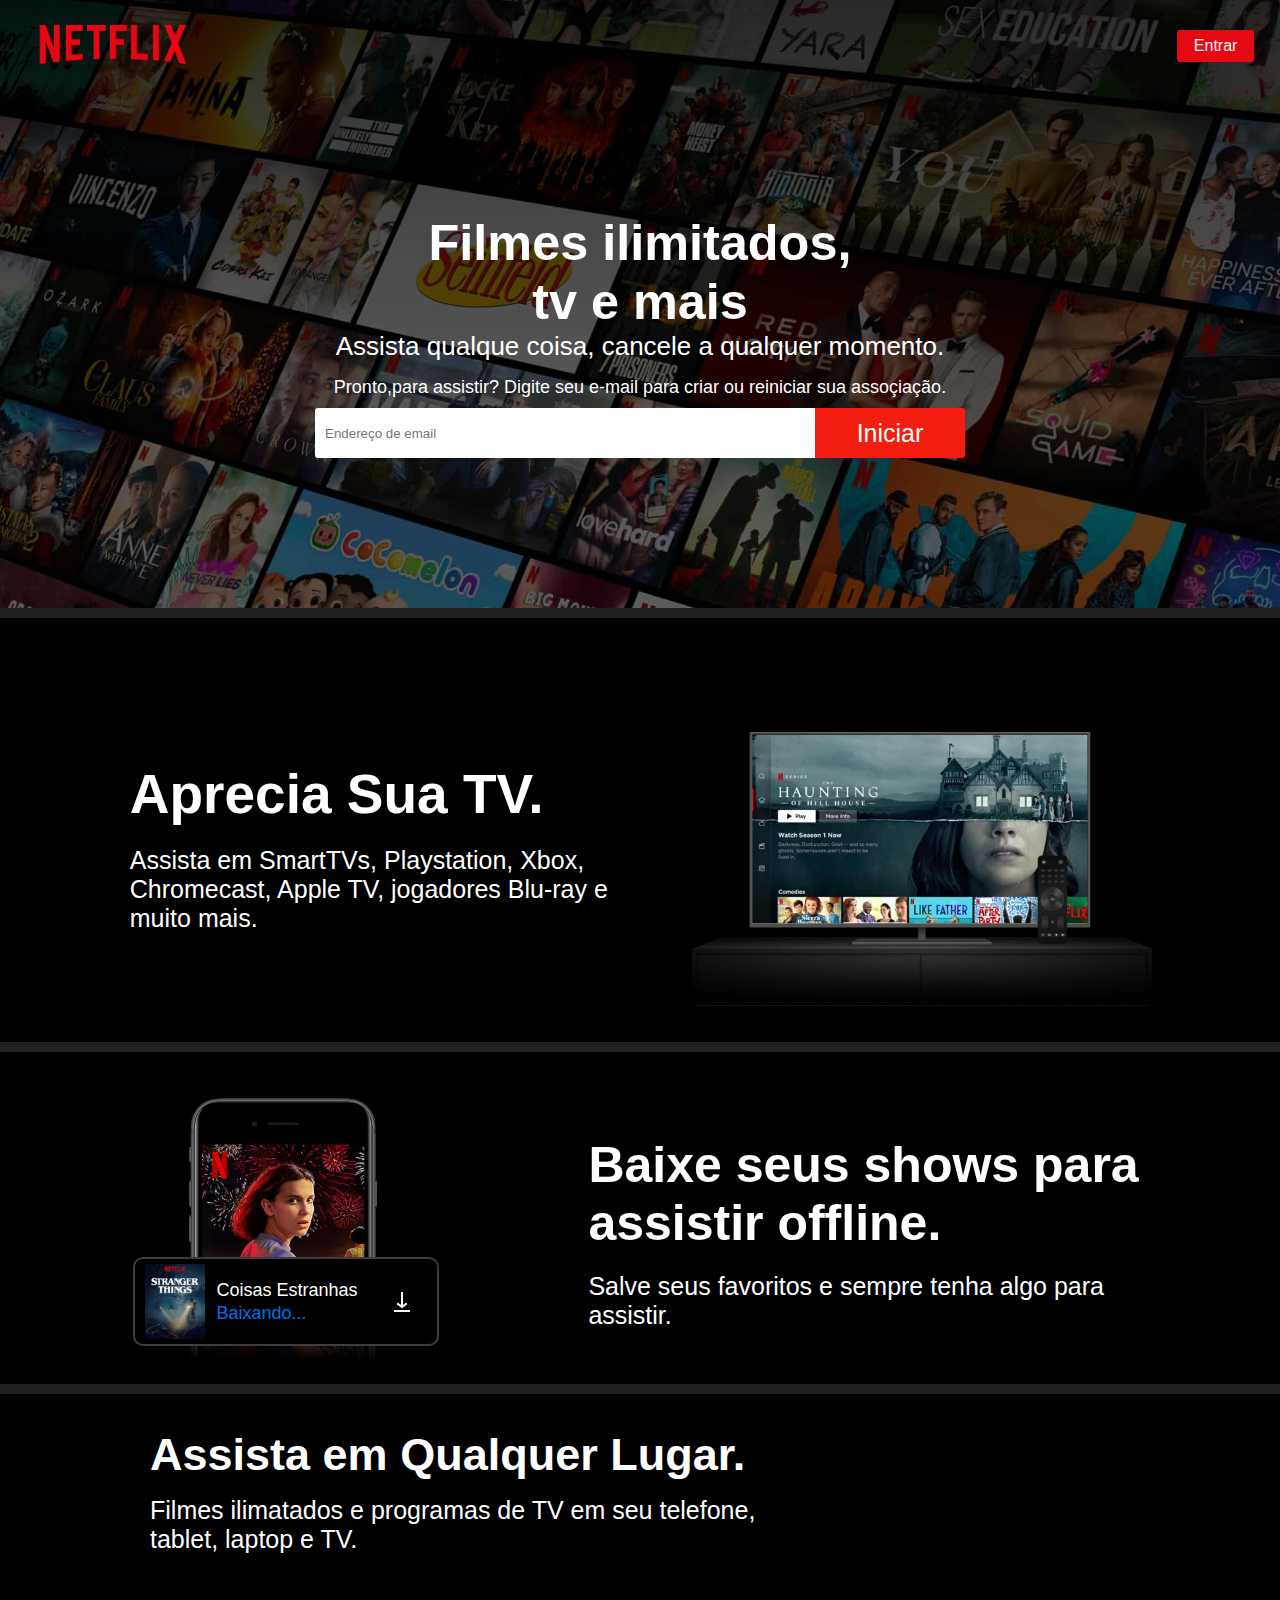
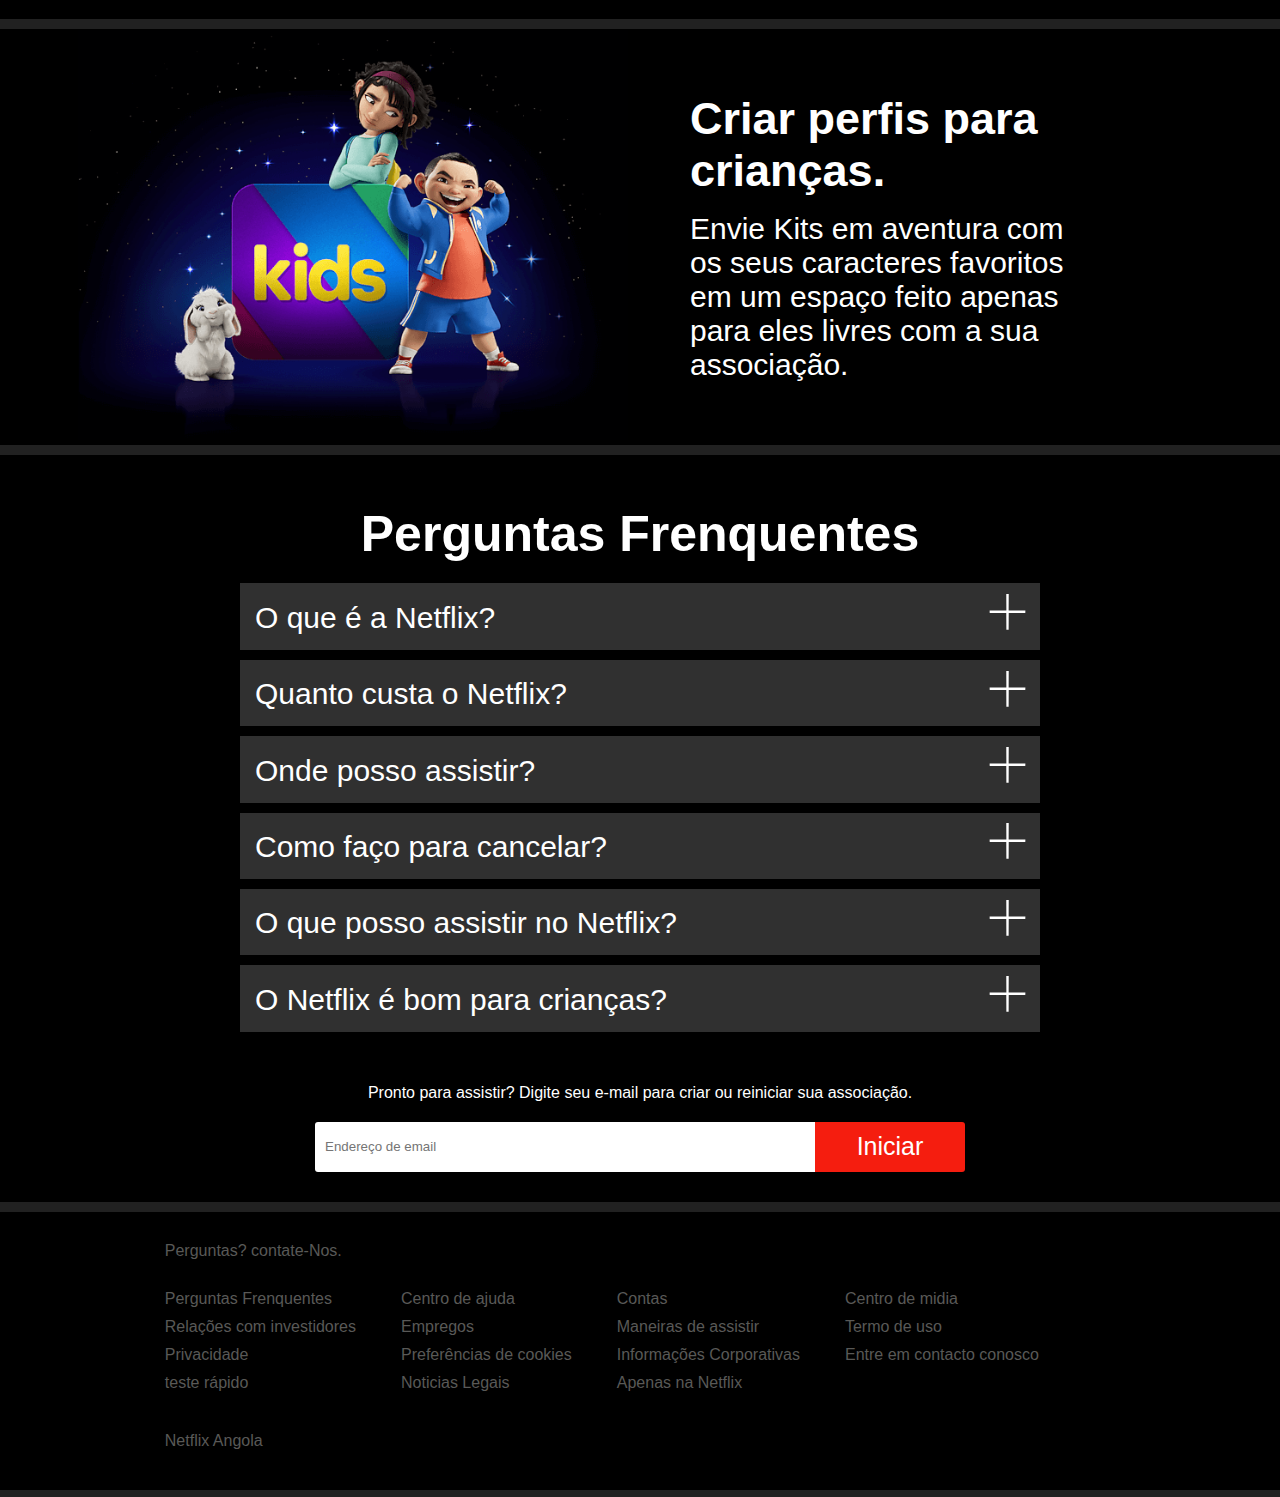
<file: index.html>
<!DOCTYPE html>
<html lang="pt-br">

<head>
    <!-- Global site tag (gtag.js) - Google Analytics -->
    <script async src="https://www.googletagmanager.com/gtag/js?id=G-DD4JYFYVWP"></script>
    <script>
        window.dataLayer = window.dataLayer || [];
        function gtag() { dataLayer.push(arguments); }
        gtag('js', new Date());

        gtag('config', 'G-DD4JYFYVWP');
    </script>
    <meta name="author" content="Matheus Manuel">
    <meta name="keywords" content="Clone-Netflix,Netflix,matheusmanuel.github.io/Clone-Netflix-site-Ao/,Netflix,Clone Netflix Angola,pagina inicial">
    <meta name="description" content="Este clone da Netfix,foi Feito por Matheus Manuel no dia 16 de Novembro de 2021 com intuito de exercitar os conceitos aprendidos sobre html,css e js">
    <meta charset="UTF-8">
    <meta http-equiv="X-UA-Compatible" content="IE=edge">
    <meta name="viewport" content="width=device-width, initial-scale=1.0,user-scalable=no">
    <link rel="shortcut icon" href="img/favicon.png" type="image/x-icon">
    <link rel="stylesheet" href="css/style.css">
    <title>Netflix Angola - Assistir programas de TV online, Assistir Filmes online</title>
</head>

<body class="body">
    <header>
        <div class="container">
            <!--nav-->
            <nav>
                <div class="logo">
                    <a href="index.html" title="Pagina Inicial"><img alt="Logo" src="img/logo.png"></a>
                </div>
                <div class="sign-in">
                    <a href="login.html"><button>Entrar</button></a>
                </div>
            </nav>
            <!-- fim nav -->
            <!-- Banner -->
            <section class="banner">
                <h1>Filmes ilimitados,<br> tv e mais</h1>
                <p>Assista qualque coisa, cancele a qualquer momento.</p>
                <p>Pronto,para assistir? Digite seu e-mail para criar ou reiniciar sua assoçiação.</p>
                <div class="banner-footer">
                    <input type="email" name="Email" placeholder="Endereço de email" required>
                    <button>Iniciar</button>
                </div>
            </section>
            <!-- Fim banner -->
        </div>
    </header>
    <!--Fim header-->
    <!--Sessao 1-->
    <section class="sessao-1">
        <div class="container-sessao">
            <div class="sessao-1-descricao">
                <h1>Aprecia Sua TV.</h1>
                <h3>
                    Assista em SmartTVs, Playstation, Xbox, Chromecast, Apple TV, jogadores Blu-ray e muito mais.
                </h3>
            </div>
            <div class="sessao-1-img">
                <video autoplay muted loop src="img/video-tv.m4v"></video>
                <img src="img/tv.png" alt="Assista em tv Android" title="Assista em tv Android">
            </div>
        </div>
    </section>
    <!-- Fim sessao 1 -->
    <!-- sessao 2 -->
    <section class="sessao-2">
        <div class="container-sessao">
            <div class="sessao-2-img">
                <img src="img/mobile-0819.jpg" alt="assista em Qualquer Lugar" title="assista em Qualquer Lugar">
                <div class="sessao-2-img-footer">
                    <img src="img/boxshot.png" alt="Coisas Estranhas" title="Coisas Estranhas">
                    <div class="sessao-2-img-footer-content">
                        <p>Coisas Estranhas</p>
                        <p>Baixando...</p>
                    </div>
                    <img src="img/download-icon.gif" alt="Baixar e assista em qualque lugar">
                </div>
            </div>
            <div class="sessao-2-descricao">
                <h1>Baixe seus shows para assistir offline.</h1>
                <h3>Salve seus favoritos e sempre tenha algo para assistir.</h3>
            </div>
        </div>
    </section>
    <!-- Fim sessao 2-->
    <!-- Sessao 3 -->
    <section class="sessao-3 sessao-2">
        <div class="container-sessao">
            <div class="sessao-3-descricao">
                <h1>Assista em Qualquer Lugar.</h1>
                <p>
                    Filmes ilimatados e programas de TV em seu telefone, tablet, laptop e TV.
                </p>
            </div>
        </div>
    </section>
    <!-- Fim Sessao 3 -->
    <!-- Sessao 4-->
    <section class="sessao-4">
        <div class="container-sessao-4">
            <div class="sessao-4-img w50">
                <img src="img/kids.png" alt="Para as suas Crianças" title="Para as suas Crianças">
            </div>
            <div class="sessao-4-descricao w50">
                <h1>Criar perfis para crianças.</h1>
                <h3>
                    Envie Kits em aventura com os seus caracteres favoritos em um espaço feito apenas para eles livres
                    com a sua associação.
                </h3>
            </div>
            <div class="clear"></div>
        </div>
    </section>
    <!-- Fim sessao 4-->
    <section class="sessao-5 mt-10">
        <div class="container">
            <div class="box-sessao-5">
                <h1>Perguntas Frenquentes</h1>
                <section class="accordion ">
                    <div class="accordion__container">
                        <!-- 1 -->
                        <div class="accordion__item">
                            <div>
                                <header class="accordion__header">
                                    <h3 class="accordion__title">O que é a Netflix?</h3>
                                    <svg class="accordion__icon" viewBox="0 0 26 26">
                                        <path
                                            d="M10.5 9.3L1.8 0.5 0.5 1.8 9.3 10.5 0.5 19.3 1.8 20.5 10.5 11.8 19.3 20.5 20.5 19.3 11.8 10.5 20.5 1.8 19.3 0.5 10.5 9.3Z">
                                        </path>
                                    </svg>
                                </header>
                            </div>
                            <div class="accordion__content">
                                <p class="accordion__description">
                                    A Netflix é um serviço de streaming que oferece uma ampla variedade de programas de
                                    TV premiados,filmes, animes, documentários e muito mais em milhares de dispositivos
                                    conectados à internet.
                                </p>
                                <p class="accordion__description">
                                    Você pode assistir o quanto quiser, quando quiser, sem um único comercial - tudo por
                                    um preço mensal baixo. Sempre há algo novo para descobrir e novos programas de TV e
                                    filmes são adicionados todas as semanas!
                                </p>
                            </div>
                        </div>
                        <div class="accordion__item">
                            <div>
                                <header class="accordion__header">
                                    <h3 class="accordion__title">Quanto custa o Netflix?</h3>
                                    <svg class="accordion__icon" viewBox="0 0 26 26">
                                        <path
                                            d="M10.5 9.3L1.8 0.5 0.5 1.8 9.3 10.5 0.5 19.3 1.8 20.5 10.5 11.8 19.3 20.5 20.5 19.3 11.8 10.5 20.5 1.8 19.3 0.5 10.5 9.3Z">
                                        </path>
                                    </svg>
                                </header>
                            </div>
                            <div class="accordion__content">
                                <p class="accordion__description">
                                    Assista ao Netflix em seu smartphone, tablet, Smart TV, laptop ou dispositivo de
                                    streaming, tudo por uma taxa fixa mensal. Os planos variam de US $ 3,99 a US $ 11,99
                                    por mês. Sem custos extras, sem contratos.
                                </p>
                            </div>
                        </div>
                        <div class="accordion__item">
                            <div>
                                <header class="accordion__header">
                                    <h3 class="accordion__title">Onde posso assistir?</h3>
                                    <svg class="accordion__icon" viewBox="0 0 26 26">
                                        <path
                                            d="M10.5 9.3L1.8 0.5 0.5 1.8 9.3 10.5 0.5 19.3 1.8 20.5 10.5 11.8 19.3 20.5 20.5 19.3 11.8 10.5 20.5 1.8 19.3 0.5 10.5 9.3Z">
                                        </path>
                                    </svg>
                                </header>
                            </div>
                            <div class="accordion__content">
                                <p class="accordion__description">
                                    Assista em qualquer lugar, a qualquer hora. Faça login com sua conta Netflix para
                                    assistir instantaneamente na web em netflix.com de seu computador pessoal ou em
                                    qualquer dispositivo conectado à Internet que ofereça o aplicativo Netflix,
                                    incluindo smart TVs, smartphones, tablets, reprodutores de mídia de streaming e
                                    consoles de jogos.
                                </p>
                                <p class="accordion__description">
                                    Você também pode baixar seus programas favoritos com o aplicativo iOS, Android ou
                                    Windows 10. Use os downloads para assistir enquanto está em trânsito e sem conexão
                                    com a Internet. Leve a Netflix com você para qualquer lugar.
                                </p>
                            </div>
                        </div>
                        <div class="accordion__item">
                            <div>
                                <header class="accordion__header">
                                    <h3 class="accordion__title">Como faço para cancelar?</h3>
                                    <svg class="accordion__icon" viewBox="0 0 26 26">
                                        <path
                                            d="M10.5 9.3L1.8 0.5 0.5 1.8 9.3 10.5 0.5 19.3 1.8 20.5 10.5 11.8 19.3 20.5 20.5 19.3 11.8 10.5 20.5 1.8 19.3 0.5 10.5 9.3Z">
                                        </path>
                                    </svg>
                                </header>
                            </div>
                            <div class="accordion__content">
                                <p class="accordion__description">
                                    A Netflix é flexível. Não existem contratos incômodos nem compromissos. Você pode
                                    cancelar facilmente sua conta online em dois cliques. Não há taxas de cancelamento -
                                    inicie ou encerre sua conta a qualquer momento.
                                </p>
                            </div>
                        </div>
                        <div class="accordion__item">
                            <div>
                                <header class="accordion__header">
                                    <h3 class="accordion__title">O que posso assistir no Netflix?</h3>
                                    <svg class="accordion__icon" viewBox="0 0 26 26">
                                        <path
                                            d="M10.5 9.3L1.8 0.5 0.5 1.8 9.3 10.5 0.5 19.3 1.8 20.5 10.5 11.8 19.3 20.5 20.5 19.3 11.8 10.5 20.5 1.8 19.3 0.5 10.5 9.3Z">
                                        </path>
                                    </svg>
                                </header>
                            </div>
                            <div class="accordion__content">
                                <p class="accordion__description">
                                    A Netflix tem uma extensa biblioteca de filmes, documentários, programas de TV,
                                    anime, originais premiados da Netflix e muito mais. Assista o quanto quiser, quando
                                    quiser
                                </p>
                            </div>
                        </div>
                        <div class="accordion__item">
                            <div>
                                <header class="accordion__header">
                                    <h3 class="accordion__title">O Netflix é bom para crianças?</h3>
                                    <svg class="accordion__icon" viewBox="0 0 26 26">
                                        <path
                                            d="M10.5 9.3L1.8 0.5 0.5 1.8 9.3 10.5 0.5 19.3 1.8 20.5 10.5 11.8 19.3 20.5 20.5 19.3 11.8 10.5 20.5 1.8 19.3 0.5 10.5 9.3Z">
                                        </path>
                                    </svg>
                                </header>
                            </div>
                            <div class="accordion__content">
                                <p class="accordion__description">
                                    A experiência Netflix Kids está incluída em sua assinatura para dar controle aos
                                    pais enquanto as crianças desfrutam de programas de TV e filmes para toda a família
                                    em seus próprios espaços.
                                </p>
                                <p class="accordion__description">
                                    Perfis infantis vêm com controles dos pais protegidos por PIN que permitem
                                    restringir a classificação de maturidade do conteúdo que as crianças podem assistir
                                    e bloquear títulos específicos que você não quer que as crianças vejam.
                                </p>
                            </div>
                        </div>
                    </div>
                </section>
                <div class="sessao-5-email">
                    <div class="container">
                        <div class="email">
                            <p>Pronto para assistir? Digite seu e-mail para criar ou reiniciar sua associação.</p>
                            <div class="banner-footer">
                                <input type="email" name="Email" placeholder="Endereço de email">
                                <button>Iniciar</button>
                            </div>
                        </div>
                    </div>
                </div>
            </div>
        </div>
    </section>
    <footer class="footer">
        <div class="box-footer">
            <div class="container">
                <p>Perguntas? contate-Nos.</p>
                <div class="box-single">
                    <div class="box-single-footer">
                        <ul>
                            <li>Perguntas Frenquentes</li>
                            <li>Relações com investidores</li>
                            <li>Privacidade</li>
                            <li>teste rápido</li>
                        </ul>
                    </div>
                    <div class="box-single-footer">
                        <ul>
                            <li>Centro de ajuda</li>
                            <li>Empregos</li>
                            <li>Preferências de cookies</li>
                            <li>Noticias Legais</li>
                        </ul>
                    </div>
                    <div class="box-single-footer">
                        <ul>
                            <li>Contas</li>
                            <li>Maneiras de assistir</li>
                            <li>Informações Corporativas</li>
                            <li>Apenas na Netflix</li>
                        </ul>
                    </div>
                    <div class="box-single-footer">
                        <ul>
                            <li>Centro de midia</li>
                            <li>Termo de uso</li>
                            <li>Entre em contacto conosco</li>
                        </ul>
                    </div>
                </div>
                <p>Netflix Angola</p>
            </div>
        </div>
    </footer>
    <script src="js/app.js"></script>
</body>
</html>
</file>
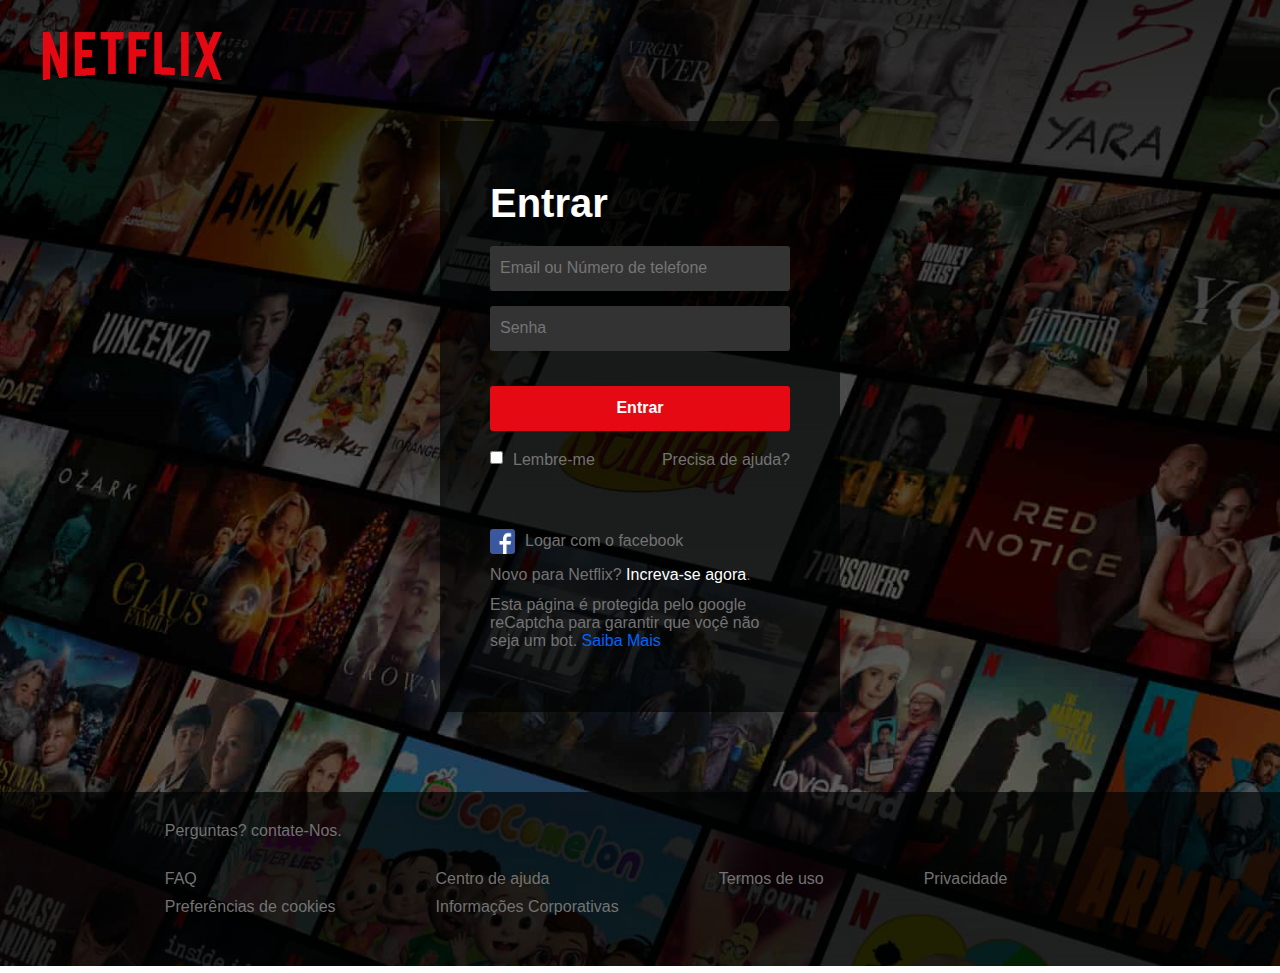
<file: login.html>
<!DOCTYPE html>
<html lang="pt-br">

<head>
    <!-- Global site tag (gtag.js) - Google Analytics -->
    <script async src="https://www.googletagmanager.com/gtag/js?id=G-DD4JYFYVWP"></script>
    <script>
        window.dataLayer = window.dataLayer || [];
        function gtag() { dataLayer.push(arguments); }
        gtag('js', new Date());

        gtag('config', 'G-DD4JYFYVWP');
    </script>
    <meta charset="UTF-8">
    <meta name="author" content="Matheus Manuel">
    <meta name="keywords" content="Clone-Netflix,Netflix,matheusmanuel.github.io/Clone-Netflix-site-Ao/,Netflix,Clone Netflix Angola,pagina inicial">
    <meta name="description" content="Este clone da Netfix,foi Feito por Matheus Manuel no dia 16 de Novembro de 2021 com intuito de exercitar os conceitos aprendidos sobre html,css e js">
    <meta http-equiv="X-UA-Compatible" content="IE=edge">
    <meta name="viewport" content="width=device-width, initial-scale=1.0">
    <link rel="stylesheet" href="css/style.css">
    <link rel="shortcut icon" href="img/favicon.png" type="image/x-png">
    <title>Netflix</title>
</head>

<body id="corpo">
    <div class="container">
        <nav>
            <div class="logo" style="width: 100%;">
                <a href="login.html" title="Login"><img title="Login" src="img/logo.png" style="width: 220px;"></a>
            </div>
        </nav>
        <div class="group-form">
            <form>
                <h1>Entrar</h1>
                <div class="form-g">
                    <div>
                        <input type="text" placeholder="Email ou Número de telefone" required>
                    </div>
                    <div>
                        <input type="password" placeholder="Senha" required>
                    </div>
                    <button>Entrar</button>
                    <div class="form-footer">
                        <input type="checkbox" id="check">
                        <label style="margin-left: 10px;" for="check">Lembre-me</label>
                        <p>Precisa de ajuda?</p>
                        <div class="clear"></div>
                    </div>
                </div>
            </form>
            <div class="box-description">
                <a href=""><img src="img/FB-f-Logo__blue_57.png" alt="Logar com o facebook"> Logar com o facebook</a>
                <p>Novo para Netflix?<span> Increva-se agora</span>.</p>
                <p>Esta página é protegida pelo google reCaptcha para garantir que voçê não seja um bot. <a
                        href="#">Saiba Mais</a></p>
            </div>
        </div>
    </div>
    <footer class="footer-login">
        <div class="box-footer">
            <div class="container">
                <p>Perguntas? contate-Nos.</p>
                <div class="box-single">
                    <div class="box-single-footer">
                        <ul>
                            <li>FAQ</li>
                            <li>Preferências de cookies</li>
                        </ul>
                    </div>
                    <div class="box-single-footer">
                        <ul>
                            <li>Centro de ajuda</li>
                            <li>Informações Corporativas</li>
                        </ul>
                    </div>
                    <div class="box-single-footer">
                        <ul>
                            <li>Termos de uso</li>
                        </ul>
                    </div>
                    <div class="box-single-footer">
                        <ul>
                            <li>Privacidade</li>
                        </ul>
                    </div>
                </div>
            </div>
        </div>
    </footer>
    </body>
</html>
</file>
<file: css/style.css>
* {
    margin: 0;
    padding: 0;
    box-sizing: border-box;
    font-family: Arial, Helvetica, sans-serif;
}

.container {
    max-width: 1300px;
    margin: 0 auto;
    padding: 0 2%;
}

html,
body {
    width: 100%;
}

.body {
    background-color: rgb(33, 33, 33);
}


.w50 {
    width: 50%;
    float: left;
}

.clear {
    clear: both;
}

/* Header */
body>header {
    background-image: linear-gradient(to bottom, rgba(0, 0, 0, 0.781), rgba(0, 0, 0, 0.158)), linear-gradient(to top, rgba(0, 0, 0, 0.432), rgba(0, 0, 0, 0.007)), url(../img/bg.jpg);
    background-position: center;
    background-size: cover;
    background-repeat: no-repeat;
}

.logo img {
    width: 180px;
}

nav {
    margin-top: -7px;
    display: flex;
    align-items: center;
    justify-content: space-between;
}

nav .sign-in button {
    background-color: #e50914;
    line-height: normal;
    padding: 7px 17px;
    font-weight: 400;
    font-size: 1rem;
    color: white;
    border: 0;
    outline: none;
    border-radius: 3px;
    cursor: pointer;
}

header .container .banner {
    text-align: center;
    color: white;
    margin-top: 115px;
    padding-bottom: 150px;
}

header .container .banner h1 {
    font-size: 3.15rem;
    font-weight: bold;
}

header .container .banner p {
    font-size: 26px;
}

header .container .banner p:last-of-type {
    padding-top: 15px;
    font-size: 18px;
    padding-bottom: 10px;
}

.banner-footer {
    position: relative;
    display: flex;
    align-items: center;
    align-self: center;
    justify-content: center;
    padding: 0 5%;
}

.banner-footer input[type=email] {
    width: 500px;
    height: 50px;
    padding: 0 10px;
    position: relative;
    outline: none;
    border: none;
    border-bottom-left-radius: 3px;
    border-top-left-radius: 3px;
}

::selection {
    background-color: red;
    color: white;
}

.banner-footer button {
    width: 150px;
    height: 50px;
    outline: none;
    border: none;
    padding: 0 10px;
    background-color: rgb(245, 29, 15);
    color: white;
    font-size: 25px;
    border-bottom-right-radius: 3px;
    border-top-right-radius: 3px;
    cursor: pointer;
}

/* Fim Header */
/* Sessaõ 1 */
.sessao-1 {
    padding: 45px 10px 60px 10px;
    background-color: black;
    color: white;
    margin: 10px 0;
}

.container-sessao {
    position: relative;
    max-width: 1000px;
    display: flex;
    align-items: center;
    padding: 0 3%;
    margin: 0 auto;
}

.container-sessao-4 {
    position: relative;
    max-width: 1000px;
    padding: 0 3%;
    margin: 0 auto;
    display: flex;
    align-items: center;
}

.sessao-1 .container-sessao {
    align-items: center;
}

.sessao-1 .container-sessao .sessao-1-descricao {
    margin-left: -3rem;
    margin-right: 4rem;
    margin-top: 50px;
}

.sessao-1 .container-sessao .sessao-1-descricao h1 {
    font-weight: bold;
    font-size: 55px;
    margin-bottom: 20px;
}

.sessao-1 .container-sessao .sessao-1-descricao h3 {
    font-weight: lighter;
    font-size: 25px;
}

.sessao-1 .container-sessao .sessao-1-img {
    position: relative;
}

.sessao-1-img img {
    position: absolute;
    left: 0;
    top: 0;
    width: 460px;
}

.sessao-1-img video {
    height: 295px;
    width: 350px;
    margin-left: 20px;
    margin-left: 60px;
    margin-top: 20px;
}

/*  Fim Sessão 1*/
/* sessao 2 */
.sessao-2 {
    background-color: black;
    color: white;
    margin: 10px 0;
    padding-bottom: 20px;
}

.sessao-2 .container-sessao {
    align-items: center;
}

.sessao-2-img {
    position: relative;
}

.sessao-2-img>img {
    width: 410px;
    margin-left: -100px;
}

.sessao-2-img-footer {
    position: absolute;
    top: 205px;
    left: -45px;
    margin: 0 auto;
    display: flex;
    align-items: center;
    padding: 5px;
    border-radius: 10px;
    background-color: black;
    border: 2px solid rgb(62, 61, 61);
}

.sessao-2-img-footer img {
    width: 60px;
    margin: 0 5px;
    height: 75px;
}

.sessao-2-img-footer .sessao-2-img-footer-content {
    margin-left: 6px;
}

.sessao-2-img-footer .sessao-2-img-footer-content p {
    margin: 2px 0;
    font-size: 18px;
}

.sessao-2-img-footer .sessao-2-img-footer-content p:last-of-type {
    color: rgb(0, 112, 232);
}

.sessao-2-img-footer img:last-of-type {
    width: 50px;
    height: 50px;
    margin-left: 20px;
}

.sessao-2-descricao {
    margin-left: 100px;
    margin-right: -4rem;
    margin-top: 50px;
}

.sessao-2-descricao h1 {
    font-weight: bold;
    font-size: 50px;
    margin-bottom: 20px;
}

.sessao-2-descricao h3 {
    font-weight: lighter;
    font-size: 25px;
}

/* Fim sessao 2 */
/* Sessao 3 */
.sessao-3 .container-sessao {
    padding: 30px 10px;
}

.sessao-3 .container-sessao .sessao-3-descricao {
    width: 64%;
}

.sessao-3 .container-sessao .sessao-3-descricao h1 {
    font-size: 45px;
    margin: 5px 0;
}

.sessao-3 .container-sessao .sessao-3-descricao p {
    font-size: 25px;
    margin: 15px 0;
}

/* Fim Sessao 3 */
/* sessao 4 */
.sessao-4 {
    background-color: black;
    color: white;
}

.sessao-4 .container-sessao-4 .sessao-4-img {
    margin-left: -100px;
}

.sessao-4 .container-sessao-4 .sessao-4-img img {
    width: 550px;
}

.sessao-4 .container-sessao-4 .sessao-4-descricao {
    margin-left: 150px;
}

.sessao-4 .container-sessao-4 .sessao-4-descricao h1 {
    font-size: 45px;
    margin-bottom: 15px;
}

.sessao-4 .container-sessao-4 .sessao-4-descricao h3 {
    font-size: 30px;
    font-weight: lighter;
}

/* Fim sessao 4 */
/* sessao 5 */
.mt-10 {
    margin-top: 10px;
}

.sessao-5 {
    padding: 30px 2%;
    background-color: black;
    text-align: center;
    color: white;
}

.sessao-5 .container .box-sessao-5>h1 {
    margin: 20px 0;
    font-size: 50px;
}

/*accordion*/
.accordion {
    margin: 0 auto;
    max-width: 800px;
}

.accordion__title {
    font-weight: 400;
    margin-top: .15rem;
    transition: .2s;
    font-size: 30px;
}

.accordion__header {
    background-color: rgb(48, 48, 48);
    display: flex;
    align-items: center;
    justify-content: space-between;
    padding: 15px;
    cursor: pointer;
}

.accordion__description {
    font-size: 20px;
    padding: 20px;
}

.accordion__icon {
    font-size: 1.5rem;
    height: max-content;
    transition: .3s;
    fill: white;
    width: 35px;
    transform: rotate(45deg);
}

.accordion__item {
    margin: 8px 0;
    border-radius: .25rem;
    position: relative;
    transition: all .25s ease;
}

.accordion__item::after {
    content: '';
    width: 5px;
    height: 100%;
    position: absolute;
    top: 0;
    left: 0;
    border-radius: .25rem 0 0 .25rem;
}

.accordion__content {
    margin-top: 2px;
    background-color: rgb(48, 48, 48);
    overflow: hidden;
    height: 0;
    transition: all .25s ease;
}

.accordion__content p {
    text-align: left;
}

.accordion-open .accordion__icon {
    transform: rotate(90deg);
}

.sessao-5-email .container .email {
    margin-top: 40px;
    margin: 0 auto;
}

.sessao-5-email .container .email p {
    margin-top: 50px;
    margin-bottom: 20px;
}

/*Fim sessao 5*/
/*footer*/
.footer {
    margin-top: 10px;
    background-color: black;
    color: rgb(89, 89, 87);
    padding: 20px;
}

.box-footer .container>p {
    margin: 10px 0 20px 0;
}

.box-footer .container {
    max-width: 1000px;
}

.box-single {
    display: flex;
}

.box-single .box-single-footer {
    margin-right: 45px;
    margin-bottom: 20px;
}

.box-single .box-single-footer ul {
    list-style: none;
}

.box-single .box-single-footer li {
    margin: 10px 0;
    cursor: pointer;
}

/* Fim footer */
/*Responsivo*/
@media (max-width:1000px) {
    .box-footer .container .box-single {
        flex-wrap: wrap;
    }

    .container-sessao-4 {
        display: inline-block;
    }

    .sessao-4 .container-sessao-4 .sessao-4-img {
        margin-left: 0px;
    }

    .sessao-4 .container-sessao-4 .sessao-4-descricao {
        margin-top: 20px;
        margin-left: 0;
        text-align: center;
        margin-bottom: 30px;
    }

    .sessao-4 .container-sessao-4 .sessao-4-img img {
        width: 100%;
    }

    .sessao-1-img {
        width: 100%;
        display: none;
    }

    .w50 {
        width: 100%;
        float: none;
    }

    .w50 img {
        width: 100%;
    }

    .sessao-2-img>img {
        margin-left: 0;
        width: 100%;
    }

    .sessao-2-img-footer {
        left: 45px;
    }

    .sessao-2-img-footer {
        position: absolute;
        top: 50%;
        left: 50%;
        transform: translate(-50%, -50%);
        align-items: center;
        padding: 5px;
        margin-top: 130px;
    }

    .sessao-3 .container-sessao .sessao-3-descricao {
        text-align: center;
    }

    .sessao-1 .container-sessao .sessao-1-descricao {
        text-align: center;
        margin-left: 0;
        margin-right: 0;
        margin-top: 50px;
    }

    .sessao-2 .container-sessao .sessao-2-descricao {
        margin-left: 0;
        margin-right: 0;
        margin-top: 100px;
        text-align: center;
        padding-bottom: 30px;
    }

    .container-sessao,
    .banner-footer {
        flex-direction: column;
    }

    .banner-footer button {
        margin-top: 10px;
        border-radius: 3px;
    }

    .banner-footer input[type=email] {
        border-radius: 3px;
    }

    div.sessao-2-descricao h1 {
        margin-top: 20px;
    }
}

@media (max-width:620px) {
    .banner-footer input[type=email] {
        width: 100%;
    }
}

@media (max-width:390px) {
    .sessao-5 .container .box-sessao-5>h1 {
        font-size: 2rem;
    }
}
@media (max-width:300px){
    .sessao-3 .container-sessao .sessao-3-descricao h1{
        font-size: 35px;
    }
}
/*Fim Responsivo*/
/* <========Login===========> */
#corpo {
    background-image:
        linear-gradient(to bottom, rgba(0, 0, 0, 0.781), rgba(0, 0, 0, 0.158)),
        linear-gradient(to top, rgba(0, 0, 0, 0.432), rgba(0, 0, 0, 0.007)),
        url(../img/bg.jpg);
    background-repeat: no-repeat;
    background-size: cover;
}

.group-form {
    background-color: rgba(0, 1, 1, 0.658);
    max-width: 400px;
    margin: 0 auto;
    padding: 50px;
    color: rgb(115, 115, 115);
}

.group-form form h1 {
    margin: 10px 0 20px 0;
    color: white;
    font-size: 40px;
}

.group-form form .form-g input[type=text],
.group-form form .form-g input[type=password] {
    width: 100%;
    background-color: rgb(51, 51, 51);
    outline: none;
    border: none;
    height: 45px;
    margin-bottom: 15px;
    padding: 10px;
    border-radius: 3px;
    font-size: 16px;
    color: rgb(115, 115, 115);
}

.group-form form .form-g button {
    width: 100%;
    background-color: rgb(229, 9, 20);
    outline: none;
    border: none;
    height: 45px;
    margin-top: 20px;
    padding: 10px;
    border-radius: 3px;
    font-size: 16px;
    color: white;
    font-weight: bold;
    cursor: pointer;
}

.group-form form .form-g .form-footer {
    margin-top: 20px;
}

.group-form form .form-g .form-footer input[type=checkbox] {
    float: left;
    outline: none;
    border: none;
}

.form-footer p {
    float: right;
}

.box-description {
    margin-top: 60px;
}

.box-description>a {
    text-decoration: none;
    color: rgb(115, 115, 115);
    display: flex;
    align-items: center;
    margin: 10px 0;
}

.box-description a img {
    width: 25px;
    margin-right: 10px;
    border-radius: 3px;
}

.box-description p {
    margin: 12px 0;
}

.box-description p span {
    color: white;
}

.box-description p:last-child a {
    color: rgb(0, 98, 255);
    text-decoration: none;
}

.footer-login {
    margin-top: 80px;
    padding: 20px;
    background-color: rgba(0, 1, 1, 0.658);
    color: rgb(115, 115, 115);
}

.footer-login .box-single-footer {
    margin-right: 100px;
}

@media (max-width:730px) {
    #corpo {
        background-image: none;
        background-color: black;
    }

    .group-form {
        background-color: rgba(0, 1, 1, 0.658);
        max-width: 100%;
        padding: 10px;
    }

    .box-description {
        margin-top: 20px;
    }
}
/* <=======Fim Login========> */
</file>
